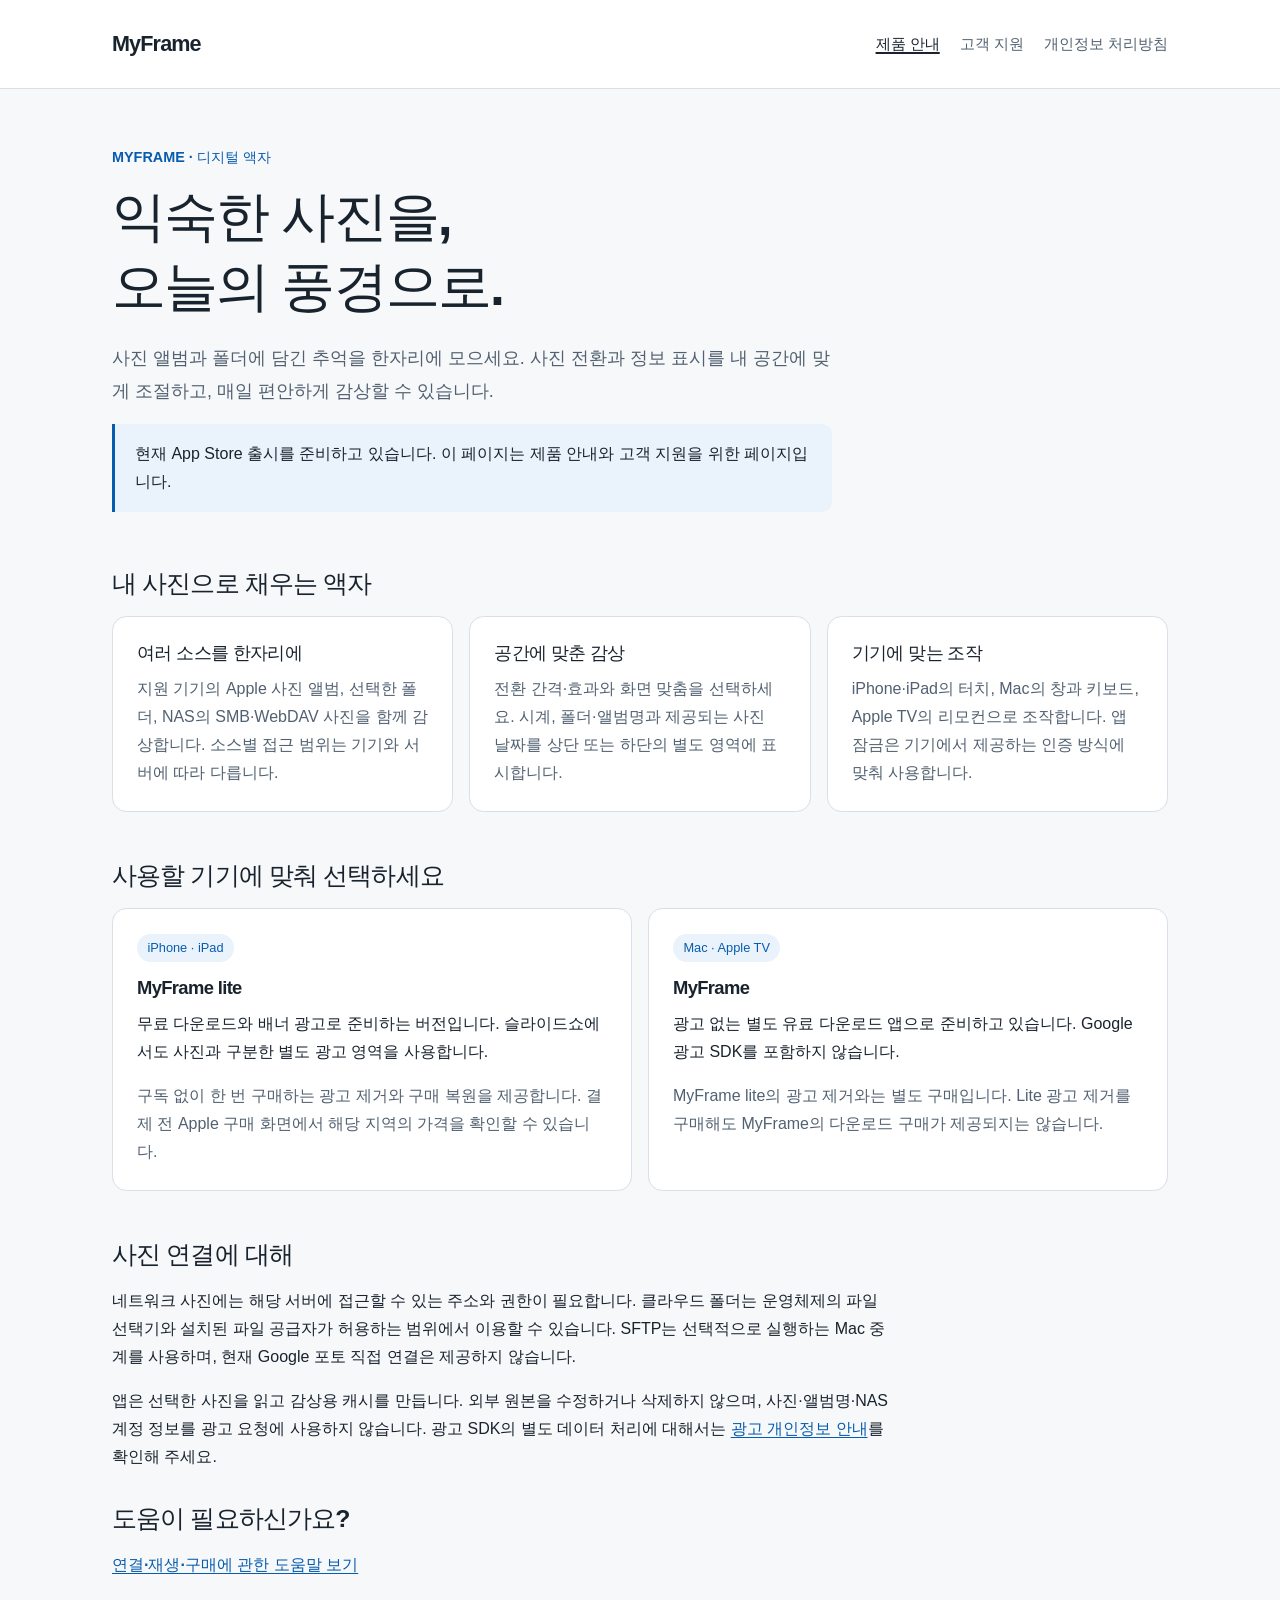
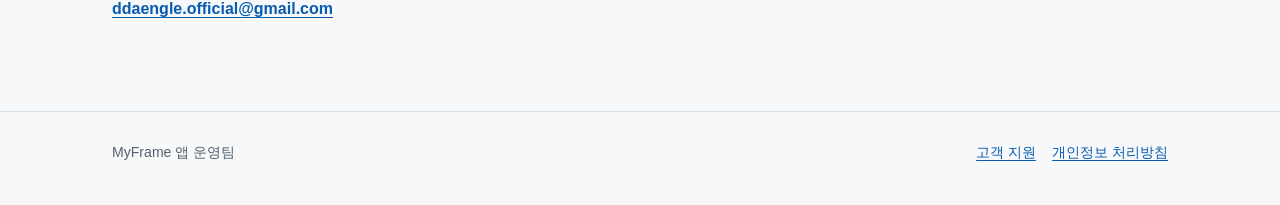
<file: index.html>
<!doctype html>
<html lang="ko">
<head>
  <meta charset="utf-8">
  <meta name="viewport" content="width=device-width, initial-scale=1">
  <meta name="color-scheme" content="light dark">
  <meta name="description" content="MyFrame과 MyFrame lite의 제품 안내, 고객 지원 및 개인정보 처리방침입니다.">
  <title>MyFrame · 일상에 머무는 사진</title>
  <link rel="stylesheet" href="styles.css">
</head>
<body>
  <a class="skip-link" href="#main">본문으로 이동</a>
  <header class="site-header">
    <div class="wrap header-inner">
      <a class="wordmark" href="index.html" aria-label="MyFrame 홈">MyFrame</a>
      <nav aria-label="주 메뉴">
        <a href="index.html" aria-current="page">제품 안내</a>
        <a href="support.html">고객 지원</a>
        <a href="privacy.html">개인정보 처리방침</a>
      </nav>
    </div>
  </header>
  <main id="main" class="wrap">
    <div class="hero">
      <p class="eyebrow">MYFRAME · 디지털 액자</p>
      <h1>익숙한 사진을,<br>오늘의 풍경으로.</h1>
      <p class="lead">사진 앨범과 폴더에 담긴 추억을 한자리에 모으세요. 사진 전환과 정보 표시를 내 공간에 맞게 조절하고, 매일 편안하게 감상할 수 있습니다.</p>
      <p class="notice">현재 App Store 출시를 준비하고 있습니다. 이 페이지는 제품 안내와 고객 지원을 위한 페이지입니다.</p>
    </div>

    <section aria-labelledby="features-title">
      <h2 id="features-title">내 사진으로 채우는 액자</h2>
      <div class="grid">
        <article class="card">
          <h3>여러 소스를 한자리에</h3>
          <p class="muted">지원 기기의 Apple 사진 앨범, 선택한 폴더, NAS의 SMB·WebDAV 사진을 함께 감상합니다. 소스별 접근 범위는 기기와 서버에 따라 다릅니다.</p>
        </article>
        <article class="card">
          <h3>공간에 맞춘 감상</h3>
          <p class="muted">전환 간격·효과와 화면 맞춤을 선택하세요. 시계, 폴더·앨범명과 제공되는 사진 날짜를 상단 또는 하단의 별도 영역에 표시합니다.</p>
        </article>
        <article class="card">
          <h3>기기에 맞는 조작</h3>
          <p class="muted">iPhone·iPad의 터치, Mac의 창과 키보드, Apple TV의 리모컨으로 조작합니다. 앱 잠금은 기기에서 제공하는 인증 방식에 맞춰 사용합니다.</p>
        </article>
      </div>
    </section>

    <section class="section" aria-labelledby="editions-title">
      <h2 id="editions-title">사용할 기기에 맞춰 선택하세요</h2>
      <div class="grid editions">
        <article class="card">
          <span class="tag">iPhone · iPad</span>
          <h3>MyFrame lite</h3>
          <p>무료 다운로드와 배너 광고로 준비하는 버전입니다. 슬라이드쇼에서도 사진과 구분한 별도 광고 영역을 사용합니다.</p>
          <p class="muted">구독 없이 한 번 구매하는 광고 제거와 구매 복원을 제공합니다. 결제 전 Apple 구매 화면에서 해당 지역의 가격을 확인할 수 있습니다.</p>
        </article>
        <article class="card">
          <span class="tag">Mac · Apple TV</span>
          <h3>MyFrame</h3>
          <p>광고 없는 별도 유료 다운로드 앱으로 준비하고 있습니다. Google 광고 SDK를 포함하지 않습니다.</p>
          <p class="muted">MyFrame lite의 광고 제거와는 별도 구매입니다. Lite 광고 제거를 구매해도 MyFrame의 다운로드 구매가 제공되지는 않습니다.</p>
        </article>
      </div>
    </section>

    <section class="section article" aria-labelledby="connections-title">
      <h2 id="connections-title">사진 연결에 대해</h2>
      <p>네트워크 사진에는 해당 서버에 접근할 수 있는 주소와 권한이 필요합니다. 클라우드 폴더는 운영체제의 파일 선택기와 설치된 파일 공급자가 허용하는 범위에서 이용할 수 있습니다. SFTP는 선택적으로 실행하는 Mac 중계를 사용하며, 현재 Google 포토 직접 연결은 제공하지 않습니다.</p>
      <p>앱은 선택한 사진을 읽고 감상용 캐시를 만듭니다. 외부 원본을 수정하거나 삭제하지 않으며, 사진·앨범명·NAS 계정 정보를 광고 요청에 사용하지 않습니다. 광고 SDK의 별도 데이터 처리에 대해서는 <a href="privacy.html#advertising">광고 개인정보 안내</a>를 확인해 주세요.</p>
    </section>

    <section class="section contact" aria-labelledby="contact-title">
      <h2 id="contact-title">도움이 필요하신가요?</h2>
      <p><a href="support.html">연결·재생·구매에 관한 도움말 보기</a></p>
      <p><a href="mailto:ddaengle.official@gmail.com">ddaengle.official@gmail.com</a></p>
    </section>
  </main>
  <footer class="site-footer">
    <div class="wrap footer-inner">
      <span>MyFrame 앱 운영팀</span>
      <div class="footer-links"><a href="support.html">고객 지원</a><a href="privacy.html">개인정보 처리방침</a></div>
    </div>
  </footer>
</body>
</html>
</file>
<file: styles.css>
:root {
  color-scheme: light dark;
  --background: #f7f8fa;
  --surface: #ffffff;
  --text: #19232e;
  --muted: #526171;
  --line: #d8dfe6;
  --accent: #075caf;
  --soft: #eaf3fc;
  --focus: #005fcc;
  font-family: -apple-system, BlinkMacSystemFont, "Apple SD Gothic Neo", "Noto Sans KR", sans-serif;
  font-synthesis: none;
}

* { box-sizing: border-box; }
html { scroll-padding-top: 1.5rem; }
body { margin: 0; background: var(--background); color: var(--text); line-height: 1.75; }
a { color: var(--accent); text-underline-offset: .2em; overflow-wrap: anywhere; }
a:hover { text-decoration-thickness: 2px; }
a:focus-visible, summary:focus-visible { outline: 3px solid var(--focus); outline-offset: 5px; border-radius: 3px; }
.skip-link { position: absolute; left: 1rem; top: -8rem; z-index: 1; padding: .75rem 1rem; background: var(--surface); }
.skip-link:focus { top: 1rem; }
.wrap { width: min(100% - 3rem, 66rem); margin-inline: auto; }
.site-header { border-bottom: 1px solid var(--line); background: var(--surface); }
.header-inner { min-height: 5.5rem; display: flex; justify-content: space-between; align-items: center; gap: 1rem; padding-block: 1rem; }
.wordmark { color: var(--text); font-size: 1.35rem; font-weight: 750; letter-spacing: -.04em; text-decoration: none; }
nav { display: flex; flex-wrap: wrap; gap: .2rem 1.25rem; }
nav a { padding-block: .45rem; color: var(--muted); text-decoration: none; font-size: .93rem; }
nav a[aria-current="page"] { color: var(--text); text-decoration: underline; text-decoration-thickness: 2px; }
main { padding-block: 3.5rem 4.5rem; }
.hero { max-width: 45rem; padding-bottom: 2.5rem; }
.eyebrow { color: var(--accent); font-size: .9rem; font-weight: 650; margin: 0 0 .75rem; }
h1, h2, h3 { line-height: 1.3; letter-spacing: -.035em; overflow-wrap: anywhere; }
h1 { font-size: clamp(2rem, 5vw, 3.35rem); margin: 0 0 1.25rem; font-weight: 750; }
h2 { font-size: 1.55rem; margin: 0 0 1rem; }
h3 { font-size: 1.15rem; margin: 0 0 .6rem; }
p { margin: 0 0 1rem; }
.lead { color: var(--muted); font-size: 1.12rem; line-height: 1.85; }
.muted, .meta { color: var(--muted); }
.meta { font-size: .9rem; }
.notice { padding: 1rem 1.25rem; border-left: 3px solid var(--accent); background: var(--soft); border-radius: 0 .6rem .6rem 0; }
.section { margin-top: 3rem; }
.grid { display: grid; grid-template-columns: repeat(3, minmax(0, 1fr)); gap: 1rem; }
.editions { grid-template-columns: repeat(2, minmax(0, 1fr)); }
.card { background: var(--surface); border: 1px solid var(--line); border-radius: .9rem; padding: 1.5rem; }
.card p:last-child, .notice p:last-child { margin-bottom: 0; }
.tag { display: inline-block; font-size: .8rem; color: var(--accent); background: var(--soft); padding: .2rem .65rem; border-radius: 1rem; margin-bottom: .85rem; }
.contact { margin-top: 2rem; }
.contact a { font-weight: 650; }
.article { max-width: 49rem; }
.article > section { margin-top: 2.5rem; }
.article ul, .article ol { padding-left: 1.4rem; }
.article li { margin-block: .45rem; }
.toc { padding: 1.3rem 1.5rem; background: var(--surface); border: 1px solid var(--line); border-radius: .9rem; }
.toc h2 { font-size: 1.1rem; margin-bottom: .6rem; }
.toc ul { margin-block: 0; }
.faq { margin-top: 1.5rem; border-top: 1px solid var(--line); }
details { border-bottom: 1px solid var(--line); padding: 1.05rem 0; }
summary { cursor: pointer; font-size: 1.04rem; font-weight: 650; padding-right: .75rem; }
details[open] summary { margin-bottom: .9rem; }
details p, details ul, details ol { color: var(--muted); }
details p:last-child { margin-bottom: .2rem; }
.site-footer { border-top: 1px solid var(--line); color: var(--muted); font-size: .88rem; padding-block: 1.75rem 2.5rem; }
.footer-inner { display: flex; justify-content: space-between; gap: 1.25rem; flex-wrap: wrap; }
.footer-links { display: flex; gap: 1rem; flex-wrap: wrap; }

@media (prefers-color-scheme: dark) {
  :root {
    --background: #111820;
    --surface: #19232e;
    --text: #f0f4f8;
    --muted: #b8c5d3;
    --line: #3a4a5b;
    --accent: #8dc7ff;
    --soft: #20384f;
    --focus: #9bcfff;
  }
}

@media (max-width: 42rem) {
  .wrap { width: min(100% - 2rem, 66rem); }
  .header-inner { align-items: flex-start; flex-direction: column; gap: .25rem; padding-block: 1rem .7rem; }
  nav { gap: .1rem 1rem; }
  main { padding-block: 2.5rem 3.5rem; }
  .hero { padding-bottom: 1.5rem; }
  .grid, .editions { grid-template-columns: 1fr; }
  .card { padding: 1.25rem; }
  .section { margin-top: 2.5rem; }
  .lead { font-size: 1.04rem; }
}

@media (forced-colors: active) {
  .card, .toc, .notice { border: 1px solid CanvasText; }
  .tag { border: 1px solid CanvasText; }
}

@media print {
  :root { color-scheme: light; --background: #fff; --surface: #fff; --text: #000; --muted: #333; --line: #aaa; --accent: #000; --soft: #fff; }
  .wrap { width: 100%; }
  .skip-link, nav { display: none; }
  main { padding-block: 1rem; }
  .card, .toc { break-inside: avoid; }
}
</file>
